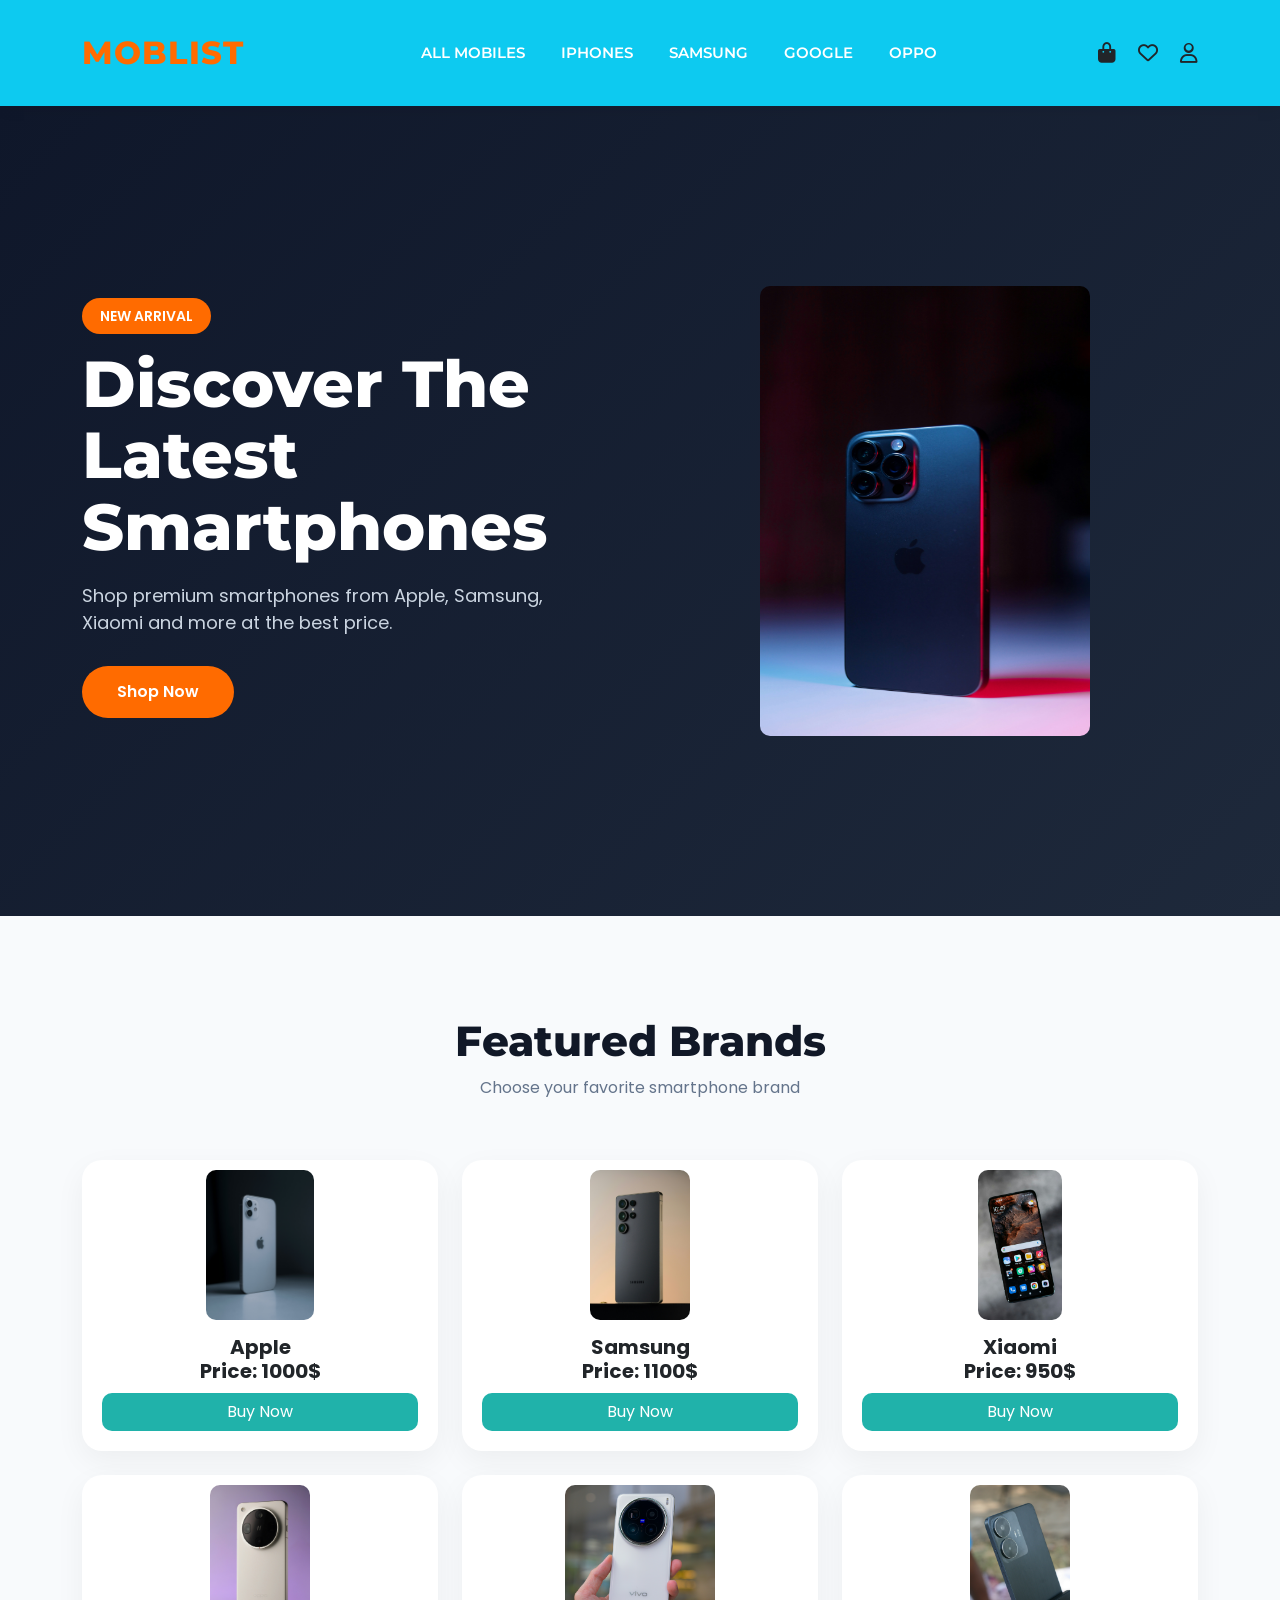
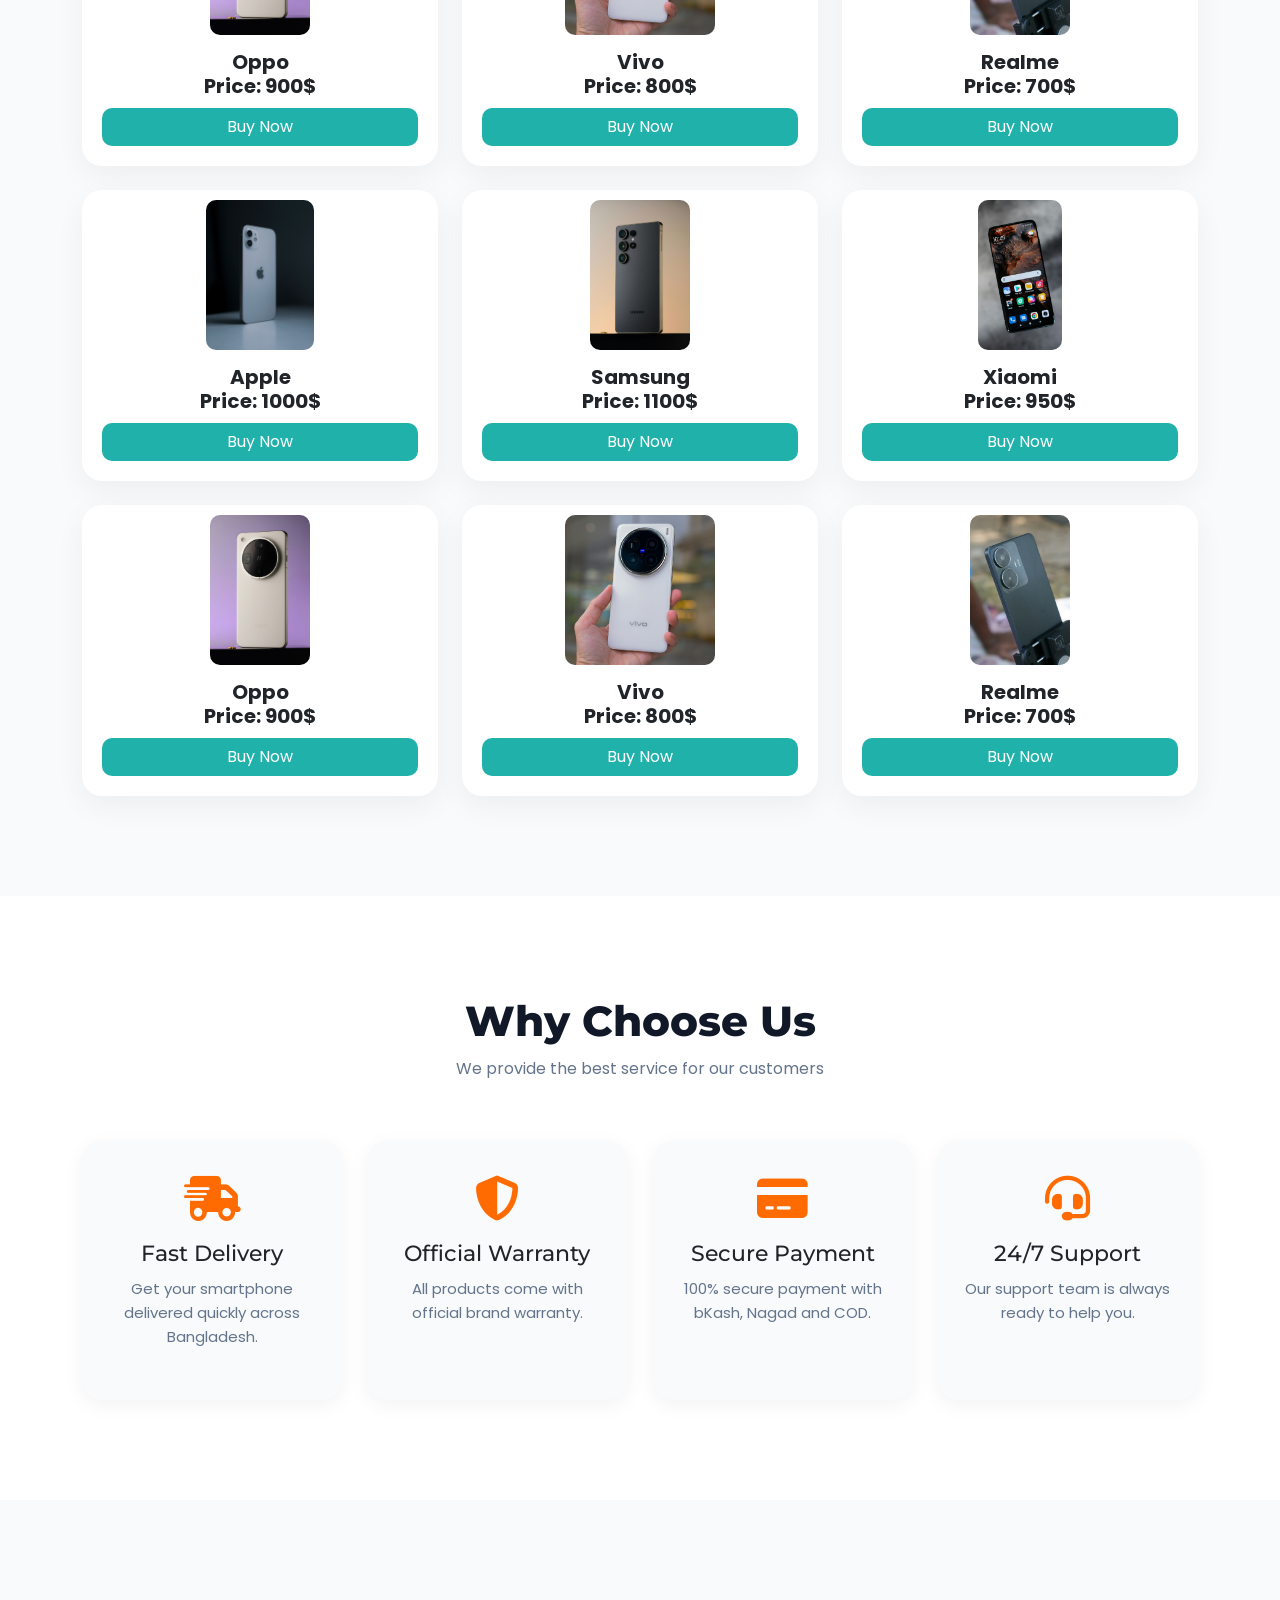
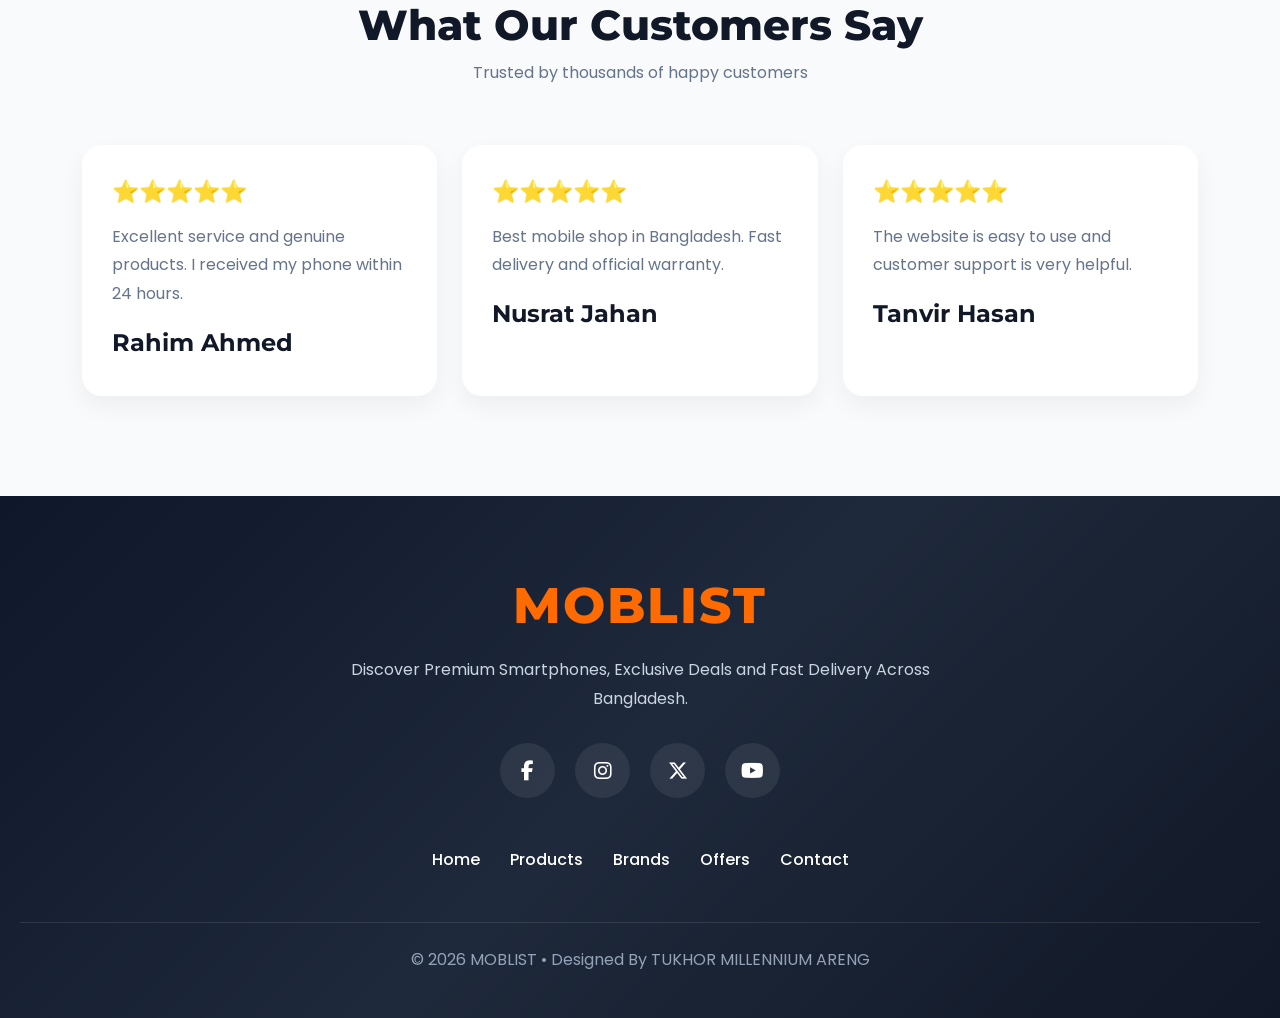
<file: index.html>
<!DOCTYPE html>
<html lang="en">
<head>
<meta charset="UTF-8">
<meta name="viewport" content="width=device-width, initial-scale=1.0">

<title>Mobile Shop</title>

<!-- Bootstrap -->
<link href="https://cdn.jsdelivr.net/npm/bootstrap@5.3.7/dist/css/bootstrap.min.css" rel="stylesheet">

<!-- Font Awesome -->
<link rel="stylesheet" href="https://cdnjs.cloudflare.com/ajax/libs/font-awesome/6.7.2/css/all.min.css">

<!-- Google Fonts -->
<link rel="preconnect" href="https://fonts.googleapis.com">
<link rel="preconnect" href="https://fonts.gstatic.com" crossorigin>

<link href="https://fonts.googleapis.com/css2?family=Montserrat:wght@400;500;600;700;800&family=Poppins:wght@300;400;500;600&display=swap" rel="stylesheet">

<!-- Custom CSS -->
<link rel="stylesheet" href="style.css">

</head>
<body>

<nav class="navbar navbar-expand-lg py-4 bg-info">

    <div class="container">

        <a class="navbar-brand logo" href="#">
            MOBLIST
        </a>

        <button class="navbar-toggler"
                type="button"
                data-bs-toggle="collapse"
                data-bs-target="#menu">

            <span class="navbar-toggler-icon"></span>

        </button>

        <div class="collapse navbar-collapse" id="menu">

            <ul class="navbar-nav mx-auto">

                <li class="nav-item">
                    <a class="nav-link" href="#">All Mobiles</a>
                </li>

                <li class="nav-item">
                    <a class="nav-link" href="#">iPhones</a>
                </li>

                <li class="nav-item">
                    <a class="nav-link" href="#">Samsung</a>
                </li>

                <li class="nav-item">
                    <a class="nav-link" href="#">Google</a>
                </li>

                <li class="nav-item">
                    <a class="nav-link" href="#">Oppo</a>
                </li>

            </ul>

            <div class="icons">

                <i class="fa-solid fa-bag-shopping"></i>

                <i class="fa-regular fa-heart"></i>

                <i class="fa-regular fa-user"></i>

            </div>

        </div>

    </div>

</nav>

<!--hero section-->
<section class="hero-section">
    <div class="container">
        <div class="row align-items-center">

            <div class="col-lg-6">
                <div class="hero-content">

                    <span class="tag">NEW ARRIVAL</span>

                    <h1>
                        Discover The <br>
                        Latest Smartphones
                    </h1>

                    <p>
                        Shop premium smartphones from Apple,
                        Samsung, Xiaomi and more at the best price.
                    </p>

                    <a href="#" class="hero-btn">
                        Shop Now
                    </a>

                </div>
            </div>

            <div class="col-lg-6 text-center">

                <img src="rohan-krishnan-4Ti0LfaqQZY-unsplash.jpg"
                     alt="Phone"
                     class="hero-img">

            </div>

        </div>
    </div>
</section>

<section class="brands-section">

    <div class="container">

        <div class="section-title">
            <h2>Featured Brands</h2>
            <p>Choose your favorite smartphone brand</p>
        </div>

        <div class="row g-4">

            <div class="col-lg-4 col-md-4 col-6">
                <div class="brand-card">
                    <img src="iphone.jpg" alt="">
                    <h5>Apple</h5>
                    <h5>Price: 1000$</h5>
                    <a href="iphone.html" class="buy-btn">
    Buy Now
</a>
                </div>
            </div>

            <div class="col-lg-4 col-md-4 col-6">
                <div class="brand-card">
                    <img src="samsung.jpg" alt="">
                    <h5>Samsung</h5>
                    <h5>Price: 1100$</h5>
                    <a href="samsung.html" class="buy-btn">
    Buy Now
</a>
                </div>
            </div>

            <div class="col-lg-4 col-md-4 col-6">
                <div class="brand-card">
                    <img src="xiomi.jpg" alt="">
                    <h5>Xiaomi</h5>
                    <h5>Price: 950$</h5>
                    <a href="xiomi.html" class="buy-btn">
    Buy Now
</a>
                </div>
            </div>

            <div class="col-lg-4 col-md-4 col-6">
                <div class="brand-card">
                    <img src="oppo.jpg" alt="">
                    <h5>Oppo</h5>
                    <h5>Price: 900$</h5>
                    <a href="oppo.html" class="buy-btn">
    Buy Now
</a>
                </div>
            </div>

            <div class="col-lg-4 col-md-4 col-6">
                <div class="brand-card">
                    <img src="vivo.jpg" alt="">
                    <h5>Vivo</h5>
                    <h5>Price: 800$</h5>
                    <a href="vivo.html" class="buy-btn">
    Buy Now
</a>
                </div>
            </div>

            <div class="col-lg-4 col-md-4 col-6">
                <div class="brand-card">
                    <img src="realme.jpg" alt="">
                    <h5>Realme</h5>
                    <h5>Price: 700$</h5>
                   <a href="realme.html" class="buy-btn">
    Buy Now
</a>
                </div>
            </div>
 <div class="col-lg-4 col-md-4 col-6">
                <div class="brand-card">
                    <img src="iphone.jpg" alt="">
                    <h5>Apple</h5>
                    <h5>Price: 1000$</h5>
                    <a href="iphone.html" class="buy-btn">
    Buy Now
</a>
                </div>
            </div>

            <div class="col-lg-4 col-md-4 col-6">
                <div class="brand-card">
                    <img src="samsung.jpg" alt="">
                    <h5>Samsung</h5>
                    <h5>Price: 1100$</h5>
                    <a href="samsung.html" class="buy-btn">
    Buy Now
</a>
                </div>
            </div>

            <div class="col-lg-4 col-md-4 col-6">
                <div class="brand-card">
                    <img src="xiomi.jpg" alt="">
                    <h5>Xiaomi</h5>
                    <h5>Price: 950$</h5>
                    <a href="xiomi.html" class="buy-btn">
    Buy Now
</a>
                </div>
            </div>

            <div class="col-lg-4 col-md-4 col-6">
                <div class="brand-card">
                    <img src="oppo.jpg" alt="">
                    <h5>Oppo</h5>
                    <h5>Price: 900$</h5>
                   <a href="oppo.html" class="buy-btn">
    Buy Now
</a>
                </div>
            </div>

            <div class="col-lg-4 col-md-4 col-6">
                <div class="brand-card">
                    <img src="vivo.jpg" alt="">
                    <h5>Vivo</h5>
                    <h5>Price: 800$</h5>
                   <a href="vivo.html" class="buy-btn">
    Buy Now
</a>
                </div>
            </div>

            <div class="col-lg-4 col-md-4 col-6">
                <div class="brand-card">
                    <img src="realme.jpg" alt="">
                    <h5>Realme</h5>
                    <h5>Price: 700$</h5>
                    <a href="realme.html" class="buy-btn">
    Buy Now
</a>
                </div>
            </div>


        </div>

    </div>

</section>

<section class="features-section">

    <div class="container">

        <div class="section-title">
            <h2>Why Choose Us</h2>
            <p>We provide the best service for our customers</p>
        </div>

        <div class="features-grid">

            <div class="feature-card">
                <i class="fa-solid fa-truck-fast"></i>
                <h4>Fast Delivery</h4>
                <p>Get your smartphone delivered quickly across Bangladesh.</p>
            </div>

            <div class="feature-card">
                <i class="fa-solid fa-shield-halved"></i>
                <h4>Official Warranty</h4>
                <p>All products come with official brand warranty.</p>
            </div>

            <div class="feature-card">
                <i class="fa-solid fa-credit-card"></i>
                <h4>Secure Payment</h4>
                <p>100% secure payment with bKash, Nagad and COD.</p>
            </div>

            <div class="feature-card">
                <i class="fa-solid fa-headset"></i>
                <h4>24/7 Support</h4>
                <p>Our support team is always ready to help you.</p>
            </div>

        </div>

    </div>

</section>

<section class="testimonial-section">

    <div class="container">

        <div class="section-title">
            <h2>What Our Customers Say</h2>
            <p>Trusted by thousands of happy customers</p>
        </div>

        <div class="testimonial-grid">

            <div class="testimonial-card">

                <div class="stars">
                    ⭐⭐⭐⭐⭐
                </div>

                <p>
                    Excellent service and genuine products.
                    I received my phone within 24 hours.
                </p>

                <h4>Rahim Ahmed</h4>

            </div>

            <div class="testimonial-card">

                <div class="stars">
                    ⭐⭐⭐⭐⭐
                </div>

                <p>
                    Best mobile shop in Bangladesh.
                    Fast delivery and official warranty.
                </p>

                <h4>Nusrat Jahan</h4>

            </div>

            <div class="testimonial-card">

                <div class="stars">
                    ⭐⭐⭐⭐⭐
                </div>

                <p>
                    The website is easy to use and
                    customer support is very helpful.
                </p>

                <h4>Tanvir Hasan</h4>

            </div>

        </div>

    </div>

</section>
<footer class="footer">

    <div class="footer-top">

        <h2>MOBLIST</h2>

        <p>
            Discover Premium Smartphones, Exclusive Deals
            and Fast Delivery Across Bangladesh.
        </p>

        <div class="socials">

            <a href="#"><i class="fa-brands fa-facebook-f"></i></a>

            <a href="#"><i class="fa-brands fa-instagram"></i></a>

            <a href="#"><i class="fa-brands fa-x-twitter"></i></a>

            <a href="#"><i class="fa-brands fa-youtube"></i></a>

        </div>

    </div>

    <div class="footer-links">

        <a href="#">Home</a>
        <a href="#">Products</a>
        <a href="#">Brands</a>
        <a href="#">Offers</a>
        <a href="#">Contact</a>

    </div>

    <div class="footer-bottom">

        <p>
            © 2026 MOBLIST • Designed By TUKHOR MILLENNIUM ARENG
        </p>

    </div>

</footer>

<script src="https://cdn.jsdelivr.net/npm/bootstrap@5.3.7/dist/js/bootstrap.bundle.min.js"></script>

</body>
</html>
</file>
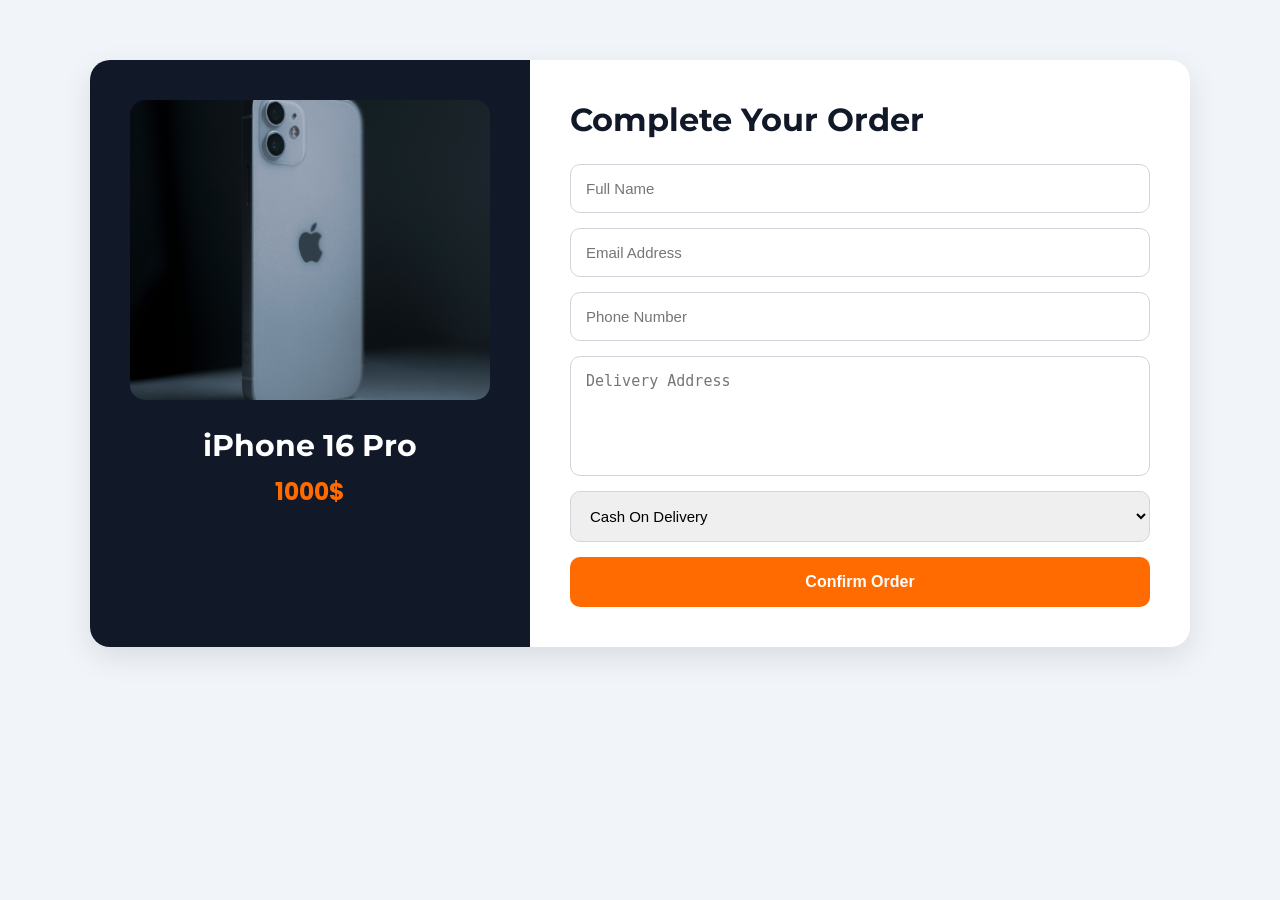
<file: iphone.html>
<!DOCTYPE html>
<html lang="en">
<head>
    <meta charset="UTF-8">
    <meta name="viewport" content="width=device-width, initial-scale=1.0">
    <title>Checkout</title>

    <link rel="stylesheet" href="iphone.css">

    <link href="https://fonts.googleapis.com/css2?family=Montserrat:wght@400;600;700;800&family=Poppins:wght@300;400;500;600&display=swap" rel="stylesheet">
</head>
<body>

<section class="checkout">

    <div class="container">

        <div class="checkout-card">

            <div class="left">

                <img src="iphone.jpg" alt="">

                <h2>iPhone 16 Pro</h2>

                <h3>1000$</h3>

            </div>

            <div class="right">

                <h2>Complete Your Order</h2>

                <form>

                    <input type="text" placeholder="Full Name">

                    <input type="email" placeholder="Email Address">

                    <input type="number" placeholder="Phone Number">

                    <textarea placeholder="Delivery Address"></textarea>

                    <select>
                        <option>Cash On Delivery</option>
                        <option>bKash</option>
                        <option>Nagad</option>
                    </select>

                    <button>
                        Confirm Order
                    </button>

                </form>

            </div>

        </div>

    </div>

</section>

</body>
</html>
</file>
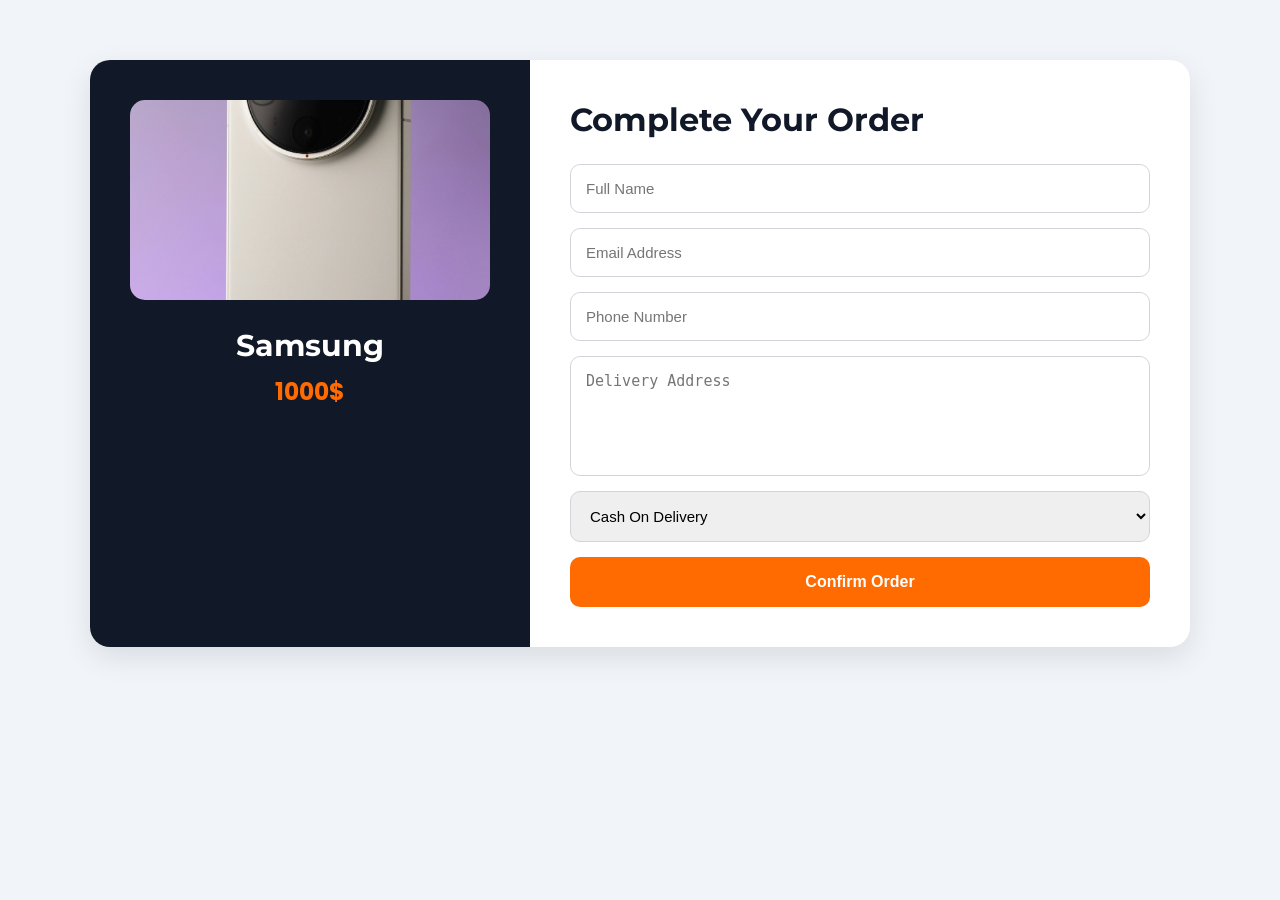
<file: oppo.html>
<!DOCTYPE html>
<html lang="en">
<head>
    <meta charset="UTF-8">
    <meta name="viewport" content="width=device-width, initial-scale=1.0">
    <title>Checkout</title>

    <link rel="stylesheet" href="oppo.css">

    <link href="https://fonts.googleapis.com/css2?family=Montserrat:wght@400;600;700;800&family=Poppins:wght@300;400;500;600&display=swap" rel="stylesheet">
</head>
<body>

<section class="checkout">

    <div class="container">

        <div class="checkout-card">

            <div class="left">

                <img src="oppo.jpg" alt="">

                <h2>Samsung</h2>

                <h3>1000$</h3>

            </div>

            <div class="right">

                <h2>Complete Your Order</h2>

                <form>

                    <input type="text" placeholder="Full Name">

                    <input type="email" placeholder="Email Address">

                    <input type="number" placeholder="Phone Number">

                    <textarea placeholder="Delivery Address"></textarea>

                    <select>
                        <option>Cash On Delivery</option>
                        <option>bKash</option>
                        <option>Nagad</option>
                    </select>

                    <button>
                        Confirm Order
                    </button>

                </form>

            </div>

        </div>

    </div>

</section>

</body>
</html>
</file>
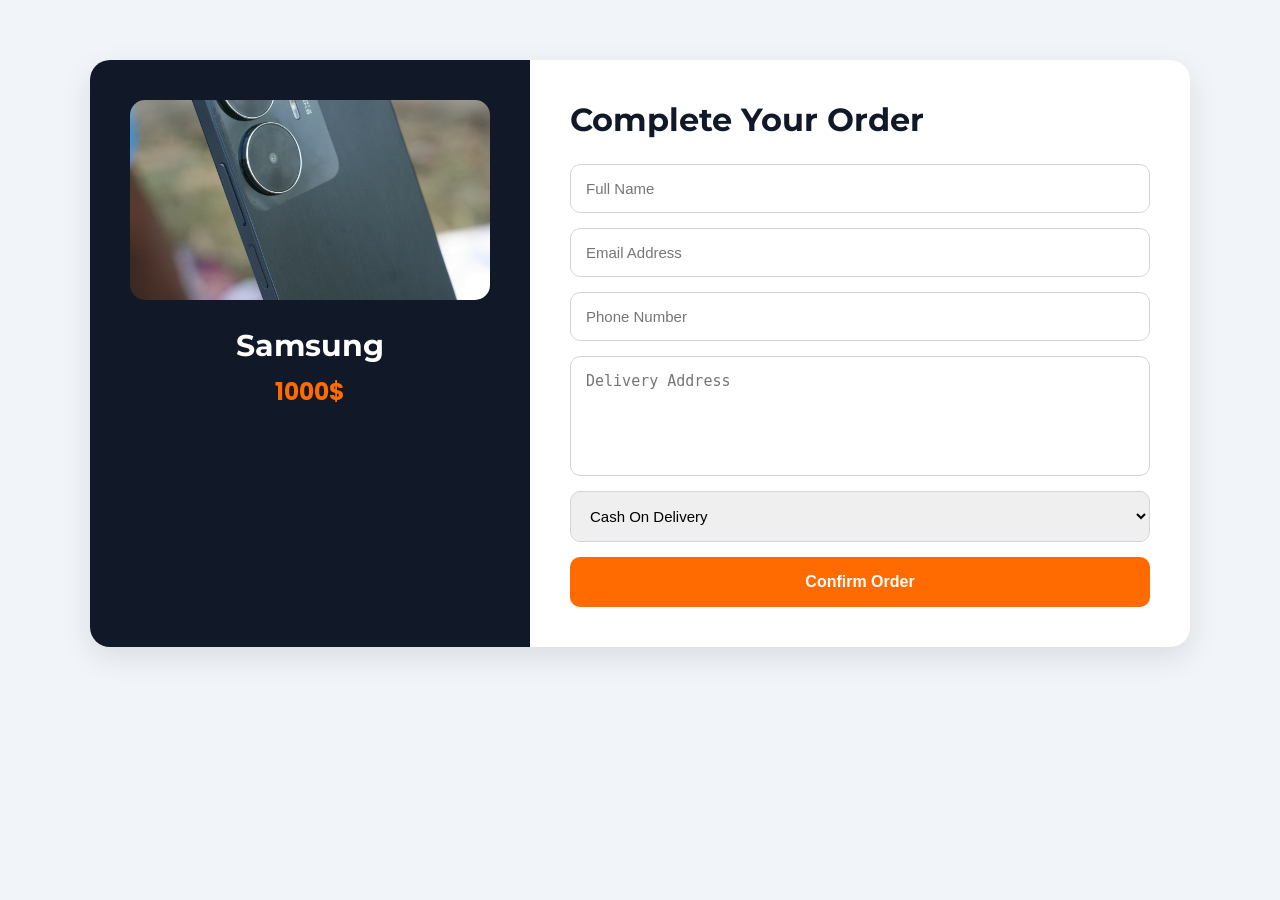
<file: realme.html>
<!DOCTYPE html>
<html lang="en">
<head>
    <meta charset="UTF-8">
    <meta name="viewport" content="width=device-width, initial-scale=1.0">
    <title>Checkout</title>

    <link rel="stylesheet" href="realme.css">

    <link href="https://fonts.googleapis.com/css2?family=Montserrat:wght@400;600;700;800&family=Poppins:wght@300;400;500;600&display=swap" rel="stylesheet">
</head>
<body>

<section class="checkout">

    <div class="container">

        <div class="checkout-card">

            <div class="left">

                <img src="realme.jpg" alt="">

                <h2>Samsung</h2>

                <h3>1000$</h3>

            </div>

            <div class="right">

                <h2>Complete Your Order</h2>

                <form>

                    <input type="text" placeholder="Full Name">

                    <input type="email" placeholder="Email Address">

                    <input type="number" placeholder="Phone Number">

                    <textarea placeholder="Delivery Address"></textarea>

                    <select>
                        <option>Cash On Delivery</option>
                        <option>bKash</option>
                        <option>Nagad</option>
                    </select>

                    <button>
                        Confirm Order
                    </button>

                </form>

            </div>

        </div>

    </div>

</section>

</body>
</html>
</file>
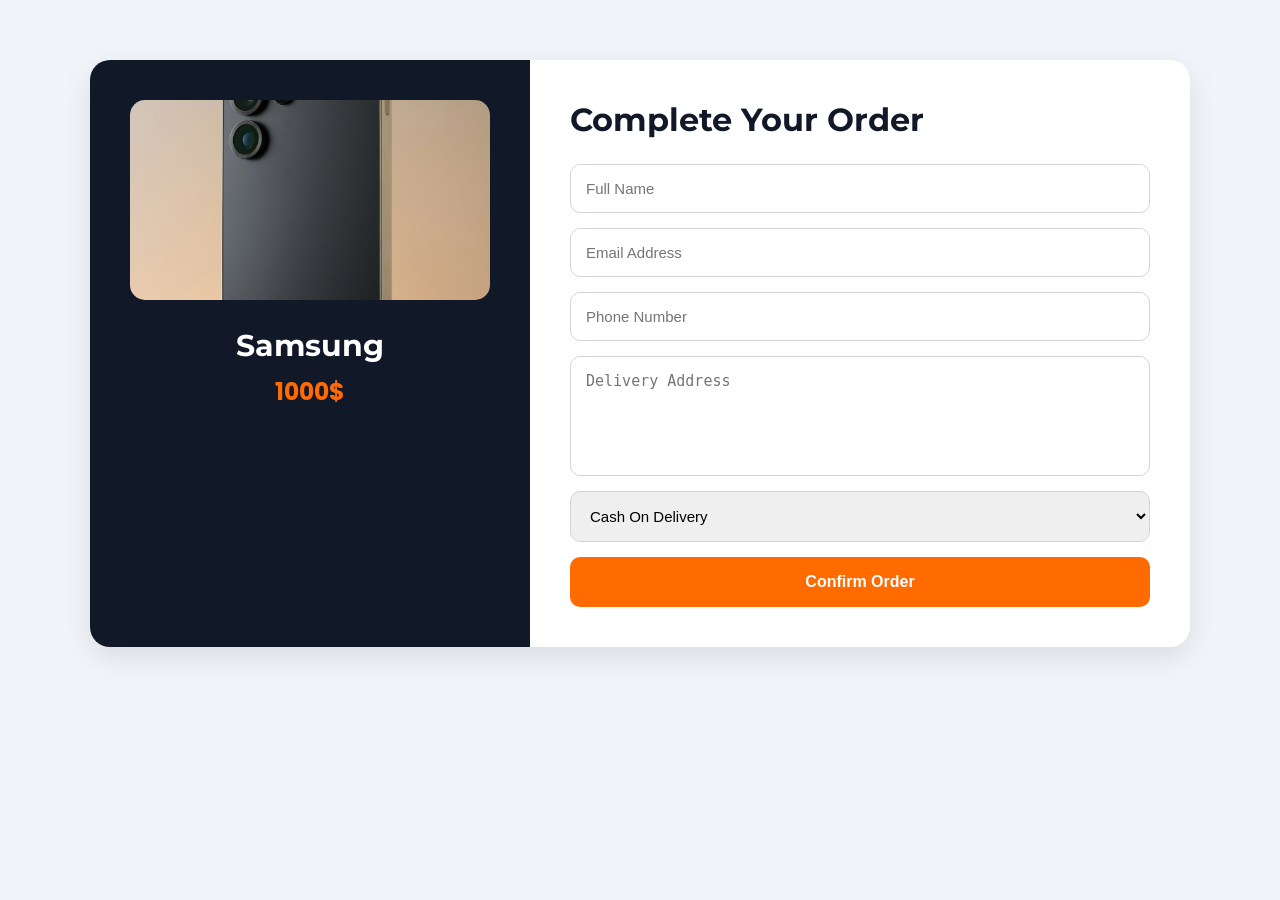
<file: samsung.html>
<!DOCTYPE html>
<html lang="en">
<head>
    <meta charset="UTF-8">
    <meta name="viewport" content="width=device-width, initial-scale=1.0">
    <title>Checkout</title>

    <link rel="stylesheet" href="samsung.css">

    <link href="https://fonts.googleapis.com/css2?family=Montserrat:wght@400;600;700;800&family=Poppins:wght@300;400;500;600&display=swap" rel="stylesheet">
</head>
<body>

<section class="checkout">

    <div class="container">

        <div class="checkout-card">

            <div class="left">

                <img src="samsung.jpg" alt="">

                <h2>Samsung</h2>

                <h3>1000$</h3>

            </div>

            <div class="right">

                <h2>Complete Your Order</h2>

                <form>

                    <input type="text" placeholder="Full Name">

                    <input type="email" placeholder="Email Address">

                    <input type="number" placeholder="Phone Number">

                    <textarea placeholder="Delivery Address"></textarea>

                    <select>
                        <option>Cash On Delivery</option>
                        <option>bKash</option>
                        <option>Nagad</option>
                    </select>

                    <button>
                        Confirm Order
                    </button>

                </form>

            </div>

        </div>

    </div>

</section>

</body>
</html>
</file>
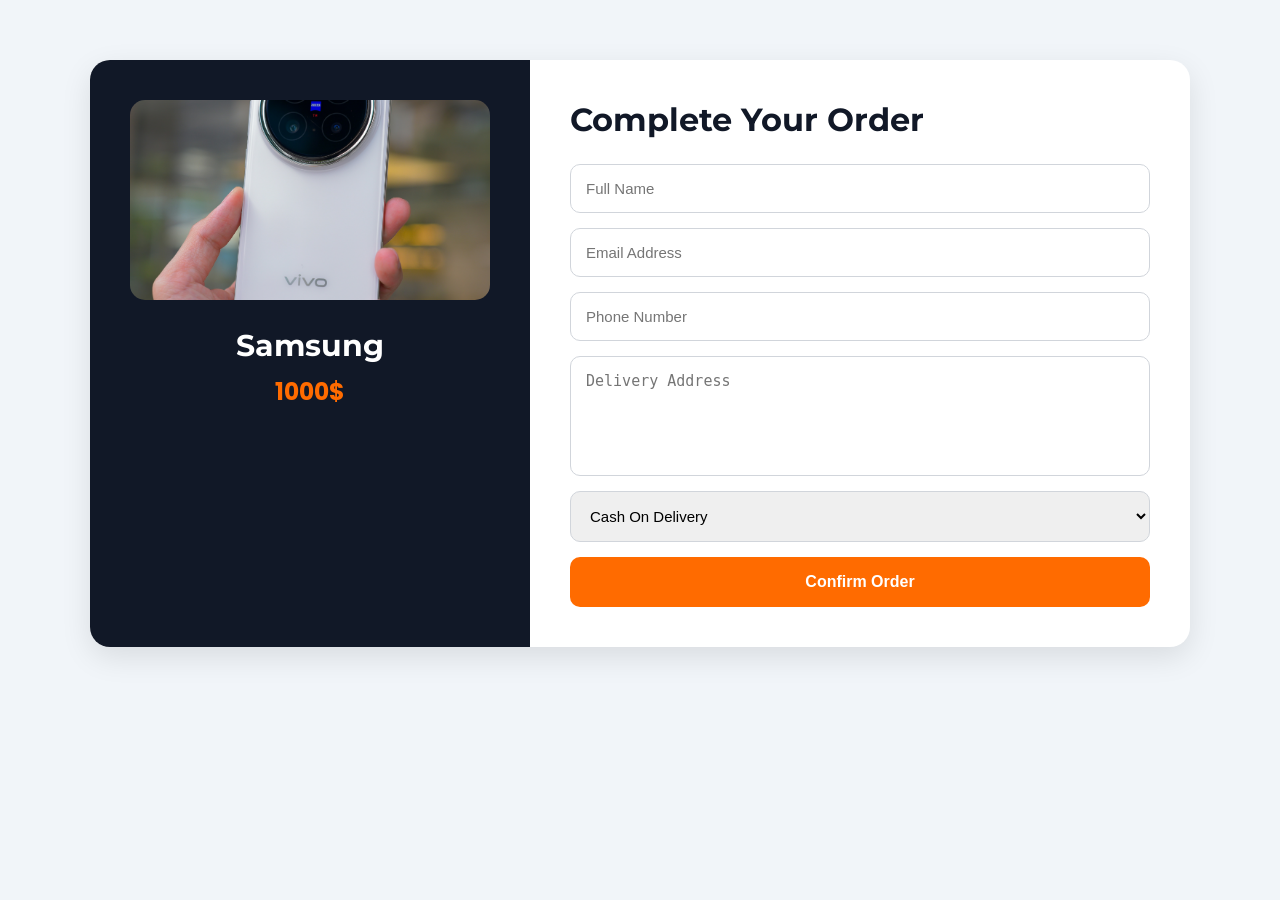
<file: vivo.html>
<!DOCTYPE html>
<html lang="en">
<head>
    <meta charset="UTF-8">
    <meta name="viewport" content="width=device-width, initial-scale=1.0">
    <title>Checkout</title>

    <link rel="stylesheet" href="vivo.css">

    <link href="https://fonts.googleapis.com/css2?family=Montserrat:wght@400;600;700;800&family=Poppins:wght@300;400;500;600&display=swap" rel="stylesheet">
</head>
<body>

<section class="checkout">

    <div class="container">

        <div class="checkout-card">

            <div class="left">

                <img src="vivo.jpg" alt="">

                <h2>Samsung</h2>

                <h3>1000$</h3>

            </div>

            <div class="right">

                <h2>Complete Your Order</h2>

                <form>

                    <input type="text" placeholder="Full Name">

                    <input type="email" placeholder="Email Address">

                    <input type="number" placeholder="Phone Number">

                    <textarea placeholder="Delivery Address"></textarea>

                    <select>
                        <option>Cash On Delivery</option>
                        <option>bKash</option>
                        <option>Nagad</option>
                    </select>

                    <button>
                        Confirm Order
                    </button>

                </form>

            </div>

        </div>

    </div>

</section>

</body>
</html>
</file>
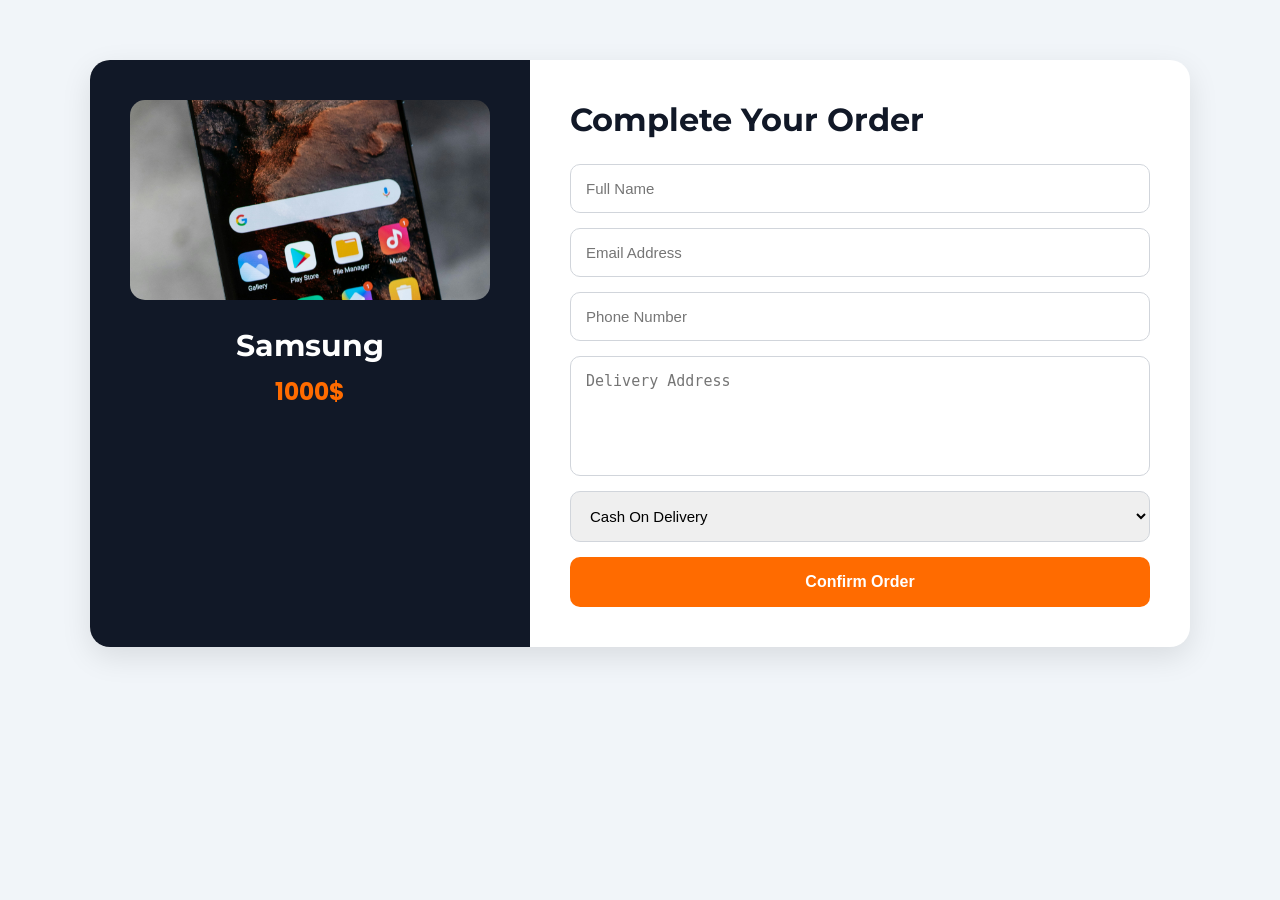
<file: xiomi.html>
<!DOCTYPE html>
<html lang="en">
<head>
    <meta charset="UTF-8">
    <meta name="viewport" content="width=device-width, initial-scale=1.0">
    <title>Checkout</title>

    <link rel="stylesheet" href="xiomi.css">

    <link href="https://fonts.googleapis.com/css2?family=Montserrat:wght@400;600;700;800&family=Poppins:wght@300;400;500;600&display=swap" rel="stylesheet">
</head>
<body>

<section class="checkout">

    <div class="container">

        <div class="checkout-card">

            <div class="left">

                <img src="xiomi.jpg" alt="">

                <h2>Samsung</h2>

                <h3>1000$</h3>

            </div>

            <div class="right">

                <h2>Complete Your Order</h2>

                <form>

                    <input type="text" placeholder="Full Name">

                    <input type="email" placeholder="Email Address">

                    <input type="number" placeholder="Phone Number">

                    <textarea placeholder="Delivery Address"></textarea>

                    <select>
                        <option>Cash On Delivery</option>
                        <option>bKash</option>
                        <option>Nagad</option>
                    </select>

                    <button>
                        Confirm Order
                    </button>

                </form>

            </div>

        </div>

    </div>

</section>

</body>
</html>
</file>
<file: style.css>
*{
    margin:0;
    padding:0;
    box-sizing:border-box;
}

body{
    font-family:"Poppins",sans-serif;
    background:#f8f9fa;
}

/* Navbar */

.navbar{
    background:#ffffff;
    box-shadow:0 2px 15px rgba(0,0,0,.08);
}

.logo{
    font-family:"Montserrat",sans-serif;
    font-size:32px;
    font-weight:800;
    color:#ff6b00 !important;
    text-decoration:none;
    letter-spacing:1px;
}

.nav-link{
    font-family:"Montserrat",sans-serif;
    font-size:15px;
    font-weight:600;
    color:white !important;
    margin:0 10px;
    text-transform:uppercase;
    transition:.3s;
}

.nav-link:hover{
    color:#ff6b00 !important;
}

.icons{
    display:flex;
    gap:22px;
}

.icons i{
    font-size:20px;
    cursor:pointer;
    transition:.3s;
}

.icons i:hover{
    color:#ff6b00;
    transform:translateY(-3px);
}

/* Hero Section */

.hero-section{
    min-height:90vh;
    display:flex;
    align-items:center;
    background:linear-gradient(
        135deg,
        #0f172a,
        #1e293b
    );
    color:white;
    overflow:hidden;
}

.hero-content h1{
    font-size:65px;
    font-weight:800;
    line-height:1.1;
    margin:20px 0;
    font-family:"Montserrat",sans-serif;
}

.hero-content p{
    font-size:18px;
    color:#cbd5e1;
    max-width:500px;
    margin-bottom:30px;
}

.tag{
    background:#ff6b00;
    padding:8px 18px;
    border-radius:50px;
    font-size:14px;
    font-weight:600;
}

.hero-btn{
    display:inline-block;
    padding:14px 35px;
    background:#ff6b00;
    color:white;
    text-decoration:none;
    border-radius:50px;
    font-weight:600;
    transition:.3s;
}

.hero-btn:hover{
    background:white;
    color:#ff6b00;
}

.hero-img{
    width:330px;
    height: 450px;
    max-width:500px;
    animation:float 3s ease-in-out infinite;
    border-radius: 10px;
}

@keyframes float{

    0%{
        transform:translateY(0);
    }

    50%{
        transform:translateY(-15px);
    }

    100%{
        transform:translateY(0);
    }

}

@media(max-width:768px){

    .hero-content{
        text-align:center;
        margin-bottom:40px;
    }

    .hero-content h1{
        font-size:42px;
    }

}

/* Brands Section */

.brands-section{
    padding:100px 0;
    background:#f8fafc;
}

.section-title{
    text-align:center;
    margin-bottom:60px;
}

.section-title h2{
    font-size:42px;
    font-weight:800;
    font-family:"Montserrat",sans-serif;
    color:#111827;
}

.section-title p{
    color:#64748b;
    margin-top:10px;
}

.brand-card{
    min-height: 270px;
    background:white;
    padding: 10px;
    border-radius:20px;
    text-align:center;
    transition:.4s;
    box-shadow:0 10px 30px rgba(0,0,0,.05);
}

.brand-card:hover{
    transform:translateY(-10px);
}

.brand-card img{
    height:150px;
    object-fit:contain;
    margin-bottom:15px;
    border-radius: 10px;
}

.brand-card h5{
    font-weight:700;
    margin:0;
}
.buy-btn{
    display: block;
    padding: 7px;
    border-radius: 10px;
    margin: 10px;
    background: lightseagreen;
}
a{
    text-decoration: none;
    color:white;
}

/* Features Section */

.features-section{
    padding:100px 0;
    background:#ffffff;
}

.features-grid{
    display:grid;
    grid-template-columns:repeat(4,1fr);
    gap:25px;
}

.feature-card{
    background:#f8fafc;
    padding:35px 25px;
    text-align:center;
    border-radius:20px;
    transition:.4s;
    box-shadow:0 5px 20px rgba(0,0,0,.05);
}

.feature-card:hover{
    transform:translateY(-10px);
}

.feature-card i{
    font-size:45px;
    color:#ff6b00;
    margin-bottom:20px;
}

.feature-card h4{
    font-size:22px;
    margin-bottom:10px;
    font-family:"Montserrat",sans-serif;
}

.feature-card p{
    color:#64748b;
    font-size:15px;
    line-height:1.6;
}

@media(max-width:992px){

    .features-grid{
        grid-template-columns:repeat(2,1fr);
    }

}

@media(max-width:576px){

    .features-grid{
        grid-template-columns:1fr;
    }

}
/* Testimonial Section */

.testimonial-section{
    padding:100px 0;
    background:#f8fafc;
}

.testimonial-grid{
    display:grid;
    grid-template-columns:repeat(3,1fr);
    gap:25px;
}

.testimonial-card{
    background:#ffffff;
    padding:30px;
    border-radius:20px;
    box-shadow:0 10px 25px rgba(0,0,0,.05);
    transition:.4s;
}

.testimonial-card:hover{
    transform:translateY(-10px);
}

.stars{
    font-size:22px;
    margin-bottom:15px;
}

.testimonial-card p{
    color:#64748b;
    line-height:1.8;
    margin-bottom:20px;
}

.testimonial-card h4{
    color:#111827;
    font-family:"Montserrat",sans-serif;
    font-weight:700;
}

@media(max-width:992px){

    .testimonial-grid{
        grid-template-columns:1fr;
    }

}
/* Unique Footer */

.footer{
    background:linear-gradient(
        135deg,
        #0f172a,
        #1e293b,
        #111827
    );

    padding:80px 20px 30px;
    text-align:center;
    color:white;
}

.footer-top h2{
    font-size:50px;
    font-weight:800;
    font-family:"Montserrat",sans-serif;
    color:#ff6b00;
    letter-spacing:2px;
}

.footer-top p{
    max-width:600px;
    margin:20px auto;
    color:#cbd5e1;
    line-height:1.8;
}

.socials{
    display:flex;
    justify-content:center;
    gap:20px;
    margin-top:30px;
}

.socials a{
    width:55px;
    height:55px;

    display:flex;
    justify-content:center;
    align-items:center;

    border-radius:50%;
    text-decoration:none;

    background:rgba(255,255,255,.08);

    backdrop-filter:blur(10px);

    color:white;
    font-size:20px;

    transition:.4s;
}

.socials a:hover{
    background:#ff6b00;
    transform:translateY(-8px);
}

.footer-links{
    margin-top:50px;

    display:flex;
    justify-content:center;
    flex-wrap:wrap;
    gap:30px;
}

.footer-links a{
    color:white;
    text-decoration:none;
    font-weight:500;
    transition:.3s;
}

.footer-links a:hover{
    color:#ff6b00;
}

.footer-bottom{
    margin-top:50px;
    padding-top:25px;
    border-top:1px solid rgba(255,255,255,.1);
}

.footer-bottom p{
    color:#94a3b8;
}
</file>
<file: iphone.css>
*{
    margin:0;
    padding:0;
    box-sizing:border-box;
}

body{
    font-family:"Poppins",sans-serif;
    background:#f1f5f9;
}

.checkout{
    padding:60px 20px;
}

.container{
    max-width:1100px;
    margin:auto;
}

.checkout-card{
    background:#fff;
    display:flex;
    border-radius:20px;
    overflow:hidden;
    box-shadow:0 10px 30px rgba(0,0,0,.1);
}

/* Left Side */

.left{
    width:40%;
    background:#111827;
    color:white;
    padding:40px;
    text-align:center;
}

.left img{
    width:100%;
    height:300px;
    object-fit:cover;
    border-radius:15px;
    margin-bottom:20px;
}

.left h2{
    font-size:30px;
    font-family:"Montserrat",sans-serif;
    margin-bottom:10px;
}

.left h3{
    color:#ff6b00;
    font-size:24px;
}

/* Right Side */

.right{
    width:60%;
    padding:40px;
}

.right h2{
    font-size:32px;
    margin-bottom:25px;
    font-family:"Montserrat",sans-serif;
    color:#111827;
}

form{
    display:flex;
    flex-direction:column;
    gap:15px;
}

input,
textarea,
select{
    width:100%;
    padding:15px;
    border:1px solid #d1d5db;
    border-radius:10px;
    outline:none;
    font-size:15px;
    transition:.3s;
}

input:focus,
textarea:focus,
select:focus{
    border-color:#ff6b00;
}

textarea{
    resize:none;
    height:120px;
}

button{
    border:none;
    background:#ff6b00;
    color:white;
    padding:16px;
    border-radius:10px;
    font-size:16px;
    font-weight:600;
    cursor:pointer;
    transition:.3s;
}

button:hover{
    background:#111827;
}

/* Mobile Responsive */

@media(max-width:768px){

    .checkout-card{
        flex-direction:column;
    }

    .left,
    .right{
        width:100%;
    }

    .left{
        padding:30px;
    }

    .right{
        padding:30px 20px;
    }

    .right h2{
        font-size:26px;
    }

}
</file>
<file: oppo.css>
*{
    margin:0;
    padding:0;
    box-sizing:border-box;
}

body{
    font-family:"Poppins",sans-serif;
    background:#f1f5f9;
}

.checkout{
    padding:60px 20px;
}

.container{
    max-width:1100px;
    margin:auto;
}

.checkout-card{
    background:#fff;
    display:flex;
    border-radius:20px;
    overflow:hidden;
    box-shadow:0 10px 30px rgba(0,0,0,.1);
}

/* Left Side */

.left{
    width:40%;
    background:#111827;
    color:white;
    padding:40px;
    text-align:center;
}

.left img{
    width:100%;
    height:200px;
    object-fit:cover;
    border-radius:15px;
    margin-bottom:20px;
}

.left h2{
    font-size:30px;
    font-family:"Montserrat",sans-serif;
    margin-bottom:10px;
}

.left h3{
    color:#ff6b00;
    font-size:24px;
}

/* Right Side */

.right{
    width:60%;
    padding:40px;
}

.right h2{
    font-size:32px;
    margin-bottom:25px;
    font-family:"Montserrat",sans-serif;
    color:#111827;
}

form{
    display:flex;
    flex-direction:column;
    gap:15px;
}

input,
textarea,
select{
    width:100%;
    padding:15px;
    border:1px solid #d1d5db;
    border-radius:10px;
    outline:none;
    font-size:15px;
    transition:.3s;
}

input:focus,
textarea:focus,
select:focus{
    border-color:#ff6b00;
}

textarea{
    resize:none;
    height:120px;
}

button{
    border:none;
    background:#ff6b00;
    color:white;
    padding:16px;
    border-radius:10px;
    font-size:16px;
    font-weight:600;
    cursor:pointer;
    transition:.3s;
}

button:hover{
    background:#111827;
}

/* Mobile Responsive */

@media(max-width:768px){

    .checkout-card{
        flex-direction:column;
    }

    .left,
    .right{
        width:100%;
    }

    .left{
        padding:30px;
    }

    .right{
        padding:30px 20px;
    }

    .right h2{
        font-size:26px;
    }

}
</file>
<file: realme.css>
*{
    margin:0;
    padding:0;
    box-sizing:border-box;
}

body{
    font-family:"Poppins",sans-serif;
    background:#f1f5f9;
}

.checkout{
    padding:60px 20px;
}

.container{
    max-width:1100px;
    margin:auto;
}

.checkout-card{
    background:#fff;
    display:flex;
    border-radius:20px;
    overflow:hidden;
    box-shadow:0 10px 30px rgba(0,0,0,.1);
}

/* Left Side */

.left{
    width:40%;
    background:#111827;
    color:white;
    padding:40px;
    text-align:center;
}

.left img{
    width:100%;
    height:200px;
    object-fit:cover;
    border-radius:15px;
    margin-bottom:20px;
}

.left h2{
    font-size:30px;
    font-family:"Montserrat",sans-serif;
    margin-bottom:10px;
}

.left h3{
    color:#ff6b00;
    font-size:24px;
}

/* Right Side */

.right{
    width:60%;
    padding:40px;
}

.right h2{
    font-size:32px;
    margin-bottom:25px;
    font-family:"Montserrat",sans-serif;
    color:#111827;
}

form{
    display:flex;
    flex-direction:column;
    gap:15px;
}

input,
textarea,
select{
    width:100%;
    padding:15px;
    border:1px solid #d1d5db;
    border-radius:10px;
    outline:none;
    font-size:15px;
    transition:.3s;
}

input:focus,
textarea:focus,
select:focus{
    border-color:#ff6b00;
}

textarea{
    resize:none;
    height:120px;
}

button{
    border:none;
    background:#ff6b00;
    color:white;
    padding:16px;
    border-radius:10px;
    font-size:16px;
    font-weight:600;
    cursor:pointer;
    transition:.3s;
}

button:hover{
    background:#111827;
}

/* Mobile Responsive */

@media(max-width:768px){

    .checkout-card{
        flex-direction:column;
    }

    .left,
    .right{
        width:100%;
    }

    .left{
        padding:30px;
    }

    .right{
        padding:30px 20px;
    }

    .right h2{
        font-size:26px;
    }

}
</file>
<file: samsung.css>
*{
    margin:0;
    padding:0;
    box-sizing:border-box;
}

body{
    font-family:"Poppins",sans-serif;
    background:#f1f5f9;
}

.checkout{
    padding:60px 20px;
}

.container{
    max-width:1100px;
    margin:auto;
}

.checkout-card{
    background:#fff;
    display:flex;
    border-radius:20px;
    overflow:hidden;
    box-shadow:0 10px 30px rgba(0,0,0,.1);
}

/* Left Side */

.left{
    width:40%;
    background:#111827;
    color:white;
    padding:40px;
    text-align:center;
}

.left img{
    width:100%;
    height:200px;
    object-fit:cover;
    border-radius:15px;
    margin-bottom:20px;
}

.left h2{
    font-size:30px;
    font-family:"Montserrat",sans-serif;
    margin-bottom:10px;
}

.left h3{
    color:#ff6b00;
    font-size:24px;
}

/* Right Side */

.right{
    width:60%;
    padding:40px;
}

.right h2{
    font-size:32px;
    margin-bottom:25px;
    font-family:"Montserrat",sans-serif;
    color:#111827;
}

form{
    display:flex;
    flex-direction:column;
    gap:15px;
}

input,
textarea,
select{
    width:100%;
    padding:15px;
    border:1px solid #d1d5db;
    border-radius:10px;
    outline:none;
    font-size:15px;
    transition:.3s;
}

input:focus,
textarea:focus,
select:focus{
    border-color:#ff6b00;
}

textarea{
    resize:none;
    height:120px;
}

button{
    border:none;
    background:#ff6b00;
    color:white;
    padding:16px;
    border-radius:10px;
    font-size:16px;
    font-weight:600;
    cursor:pointer;
    transition:.3s;
}

button:hover{
    background:#111827;
}

/* Mobile Responsive */

@media(max-width:768px){

    .checkout-card{
        flex-direction:column;
    }

    .left,
    .right{
        width:100%;
    }

    .left{
        padding:30px;
    }

    .right{
        padding:30px 20px;
    }

    .right h2{
        font-size:26px;
    }

}
</file>
<file: vivo.css>
*{
    margin:0;
    padding:0;
    box-sizing:border-box;
}

body{
    font-family:"Poppins",sans-serif;
    background:#f1f5f9;
}

.checkout{
    padding:60px 20px;
}

.container{
    max-width:1100px;
    margin:auto;
}

.checkout-card{
    background:#fff;
    display:flex;
    border-radius:20px;
    overflow:hidden;
    box-shadow:0 10px 30px rgba(0,0,0,.1);
}

/* Left Side */

.left{
    width:40%;
    background:#111827;
    color:white;
    padding:40px;
    text-align:center;
}

.left img{
    width:100%;
    height:200px;
    object-fit:cover;
    border-radius:15px;
    margin-bottom:20px;
}

.left h2{
    font-size:30px;
    font-family:"Montserrat",sans-serif;
    margin-bottom:10px;
}

.left h3{
    color:#ff6b00;
    font-size:24px;
}

/* Right Side */

.right{
    width:60%;
    padding:40px;
}

.right h2{
    font-size:32px;
    margin-bottom:25px;
    font-family:"Montserrat",sans-serif;
    color:#111827;
}

form{
    display:flex;
    flex-direction:column;
    gap:15px;
}

input,
textarea,
select{
    width:100%;
    padding:15px;
    border:1px solid #d1d5db;
    border-radius:10px;
    outline:none;
    font-size:15px;
    transition:.3s;
}

input:focus,
textarea:focus,
select:focus{
    border-color:#ff6b00;
}

textarea{
    resize:none;
    height:120px;
}

button{
    border:none;
    background:#ff6b00;
    color:white;
    padding:16px;
    border-radius:10px;
    font-size:16px;
    font-weight:600;
    cursor:pointer;
    transition:.3s;
}

button:hover{
    background:#111827;
}

/* Mobile Responsive */

@media(max-width:768px){

    .checkout-card{
        flex-direction:column;
    }

    .left,
    .right{
        width:100%;
    }

    .left{
        padding:30px;
    }

    .right{
        padding:30px 20px;
    }

    .right h2{
        font-size:26px;
    }

}
</file>
<file: xiomi.css>
*{
    margin:0;
    padding:0;
    box-sizing:border-box;
}

body{
    font-family:"Poppins",sans-serif;
    background:#f1f5f9;
}

.checkout{
    padding:60px 20px;
}

.container{
    max-width:1100px;
    margin:auto;
}

.checkout-card{
    background:#fff;
    display:flex;
    border-radius:20px;
    overflow:hidden;
    box-shadow:0 10px 30px rgba(0,0,0,.1);
}

/* Left Side */

.left{
    width:40%;
    background:#111827;
    color:white;
    padding:40px;
    text-align:center;
}

.left img{
    width:100%;
    height:200px;
    object-fit:cover;
    border-radius:15px;
    margin-bottom:20px;
}

.left h2{
    font-size:30px;
    font-family:"Montserrat",sans-serif;
    margin-bottom:10px;
}

.left h3{
    color:#ff6b00;
    font-size:24px;
}

/* Right Side */

.right{
    width:60%;
    padding:40px;
}

.right h2{
    font-size:32px;
    margin-bottom:25px;
    font-family:"Montserrat",sans-serif;
    color:#111827;
}

form{
    display:flex;
    flex-direction:column;
    gap:15px;
}

input,
textarea,
select{
    width:100%;
    padding:15px;
    border:1px solid #d1d5db;
    border-radius:10px;
    outline:none;
    font-size:15px;
    transition:.3s;
}

input:focus,
textarea:focus,
select:focus{
    border-color:#ff6b00;
}

textarea{
    resize:none;
    height:120px;
}

button{
    border:none;
    background:#ff6b00;
    color:white;
    padding:16px;
    border-radius:10px;
    font-size:16px;
    font-weight:600;
    cursor:pointer;
    transition:.3s;
}

button:hover{
    background:#111827;
}

/* Mobile Responsive */

@media(max-width:768px){

    .checkout-card{
        flex-direction:column;
    }

    .left,
    .right{
        width:100%;
    }

    .left{
        padding:30px;
    }

    .right{
        padding:30px 20px;
    }

    .right h2{
        font-size:26px;
    }

}
</file>
